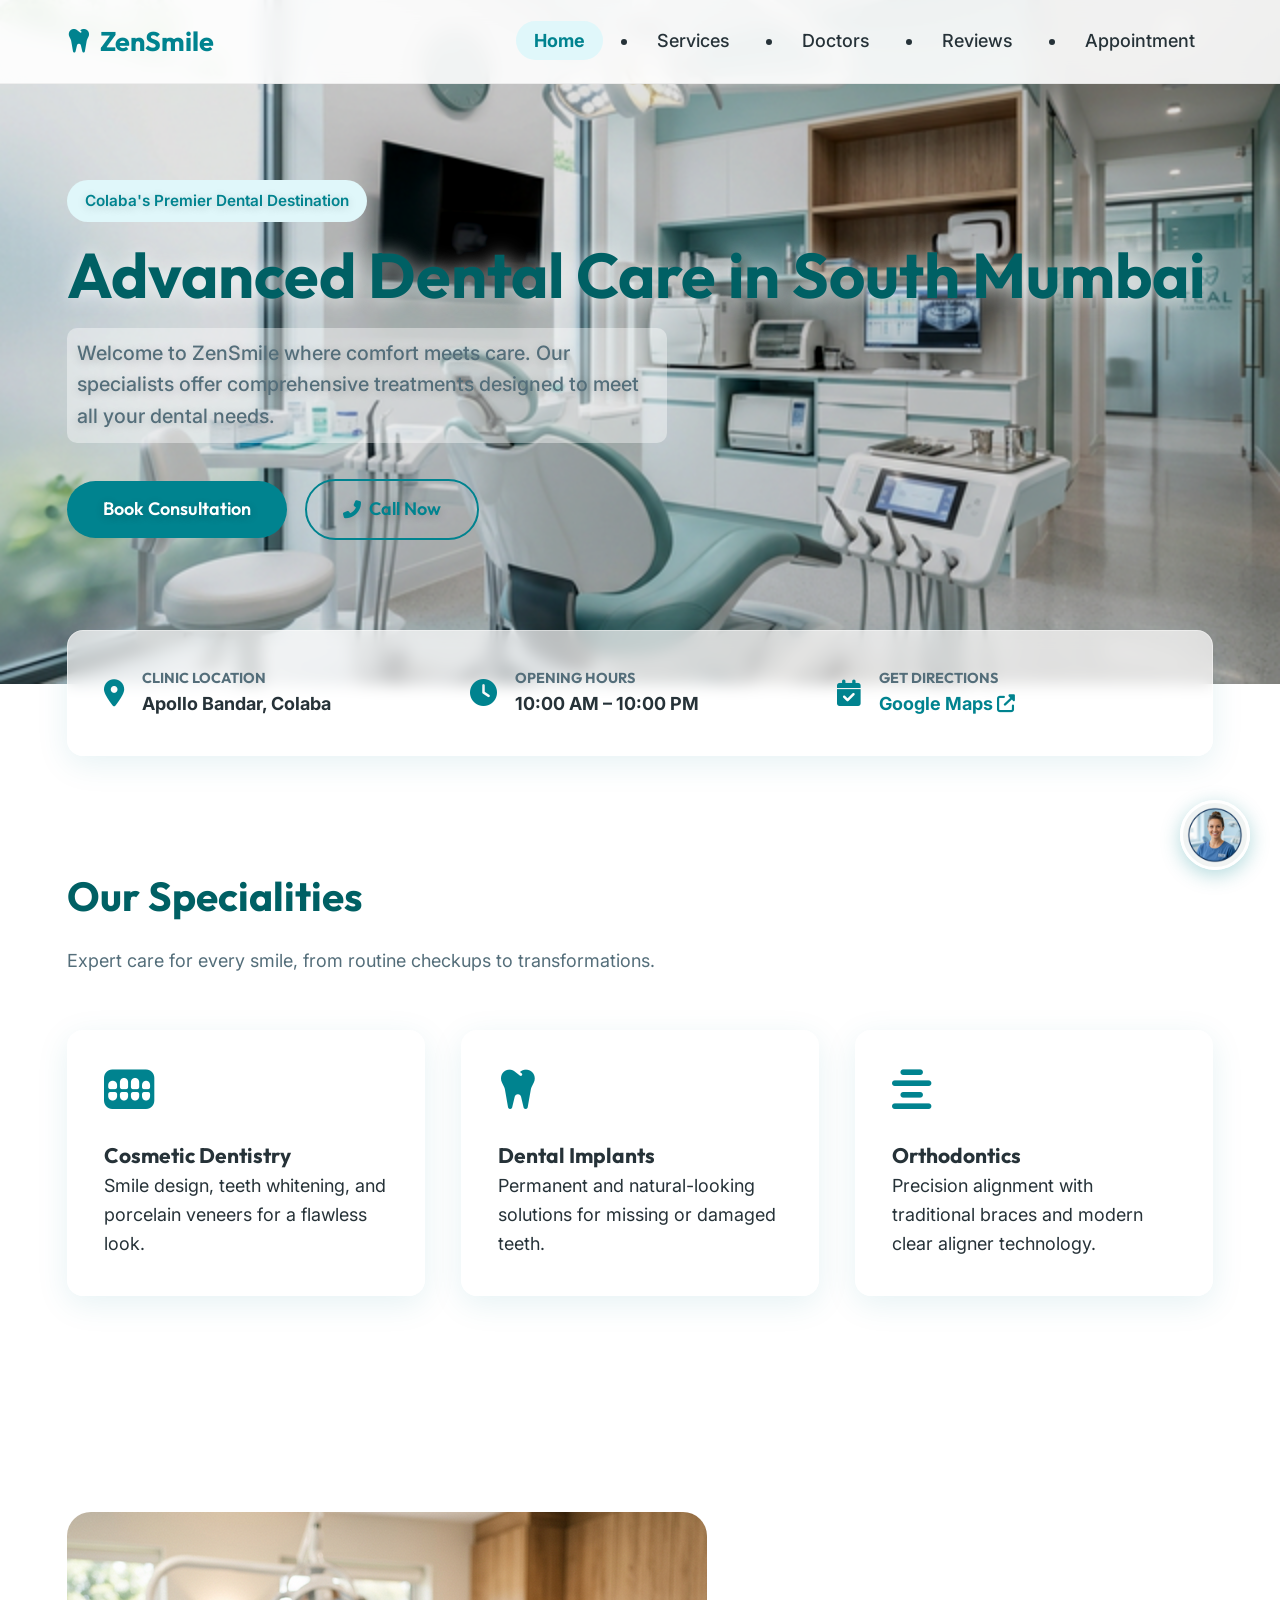
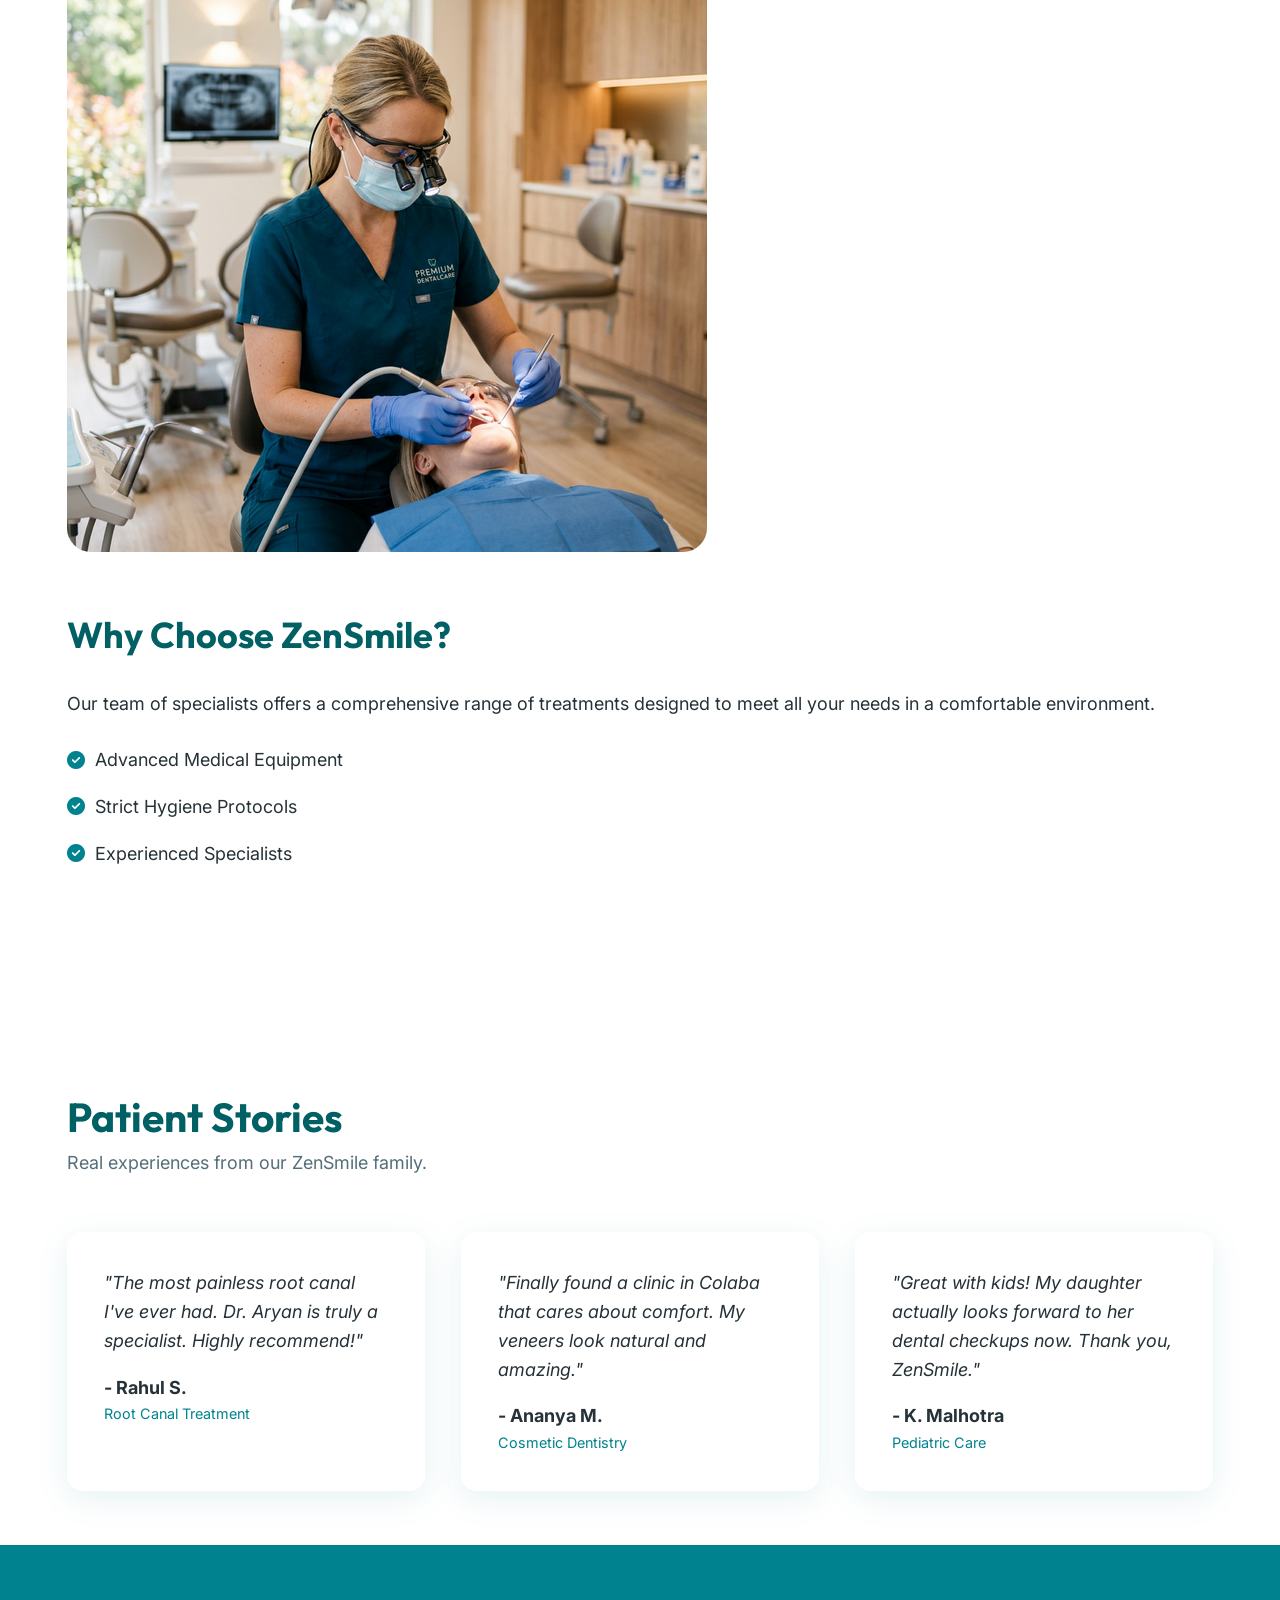
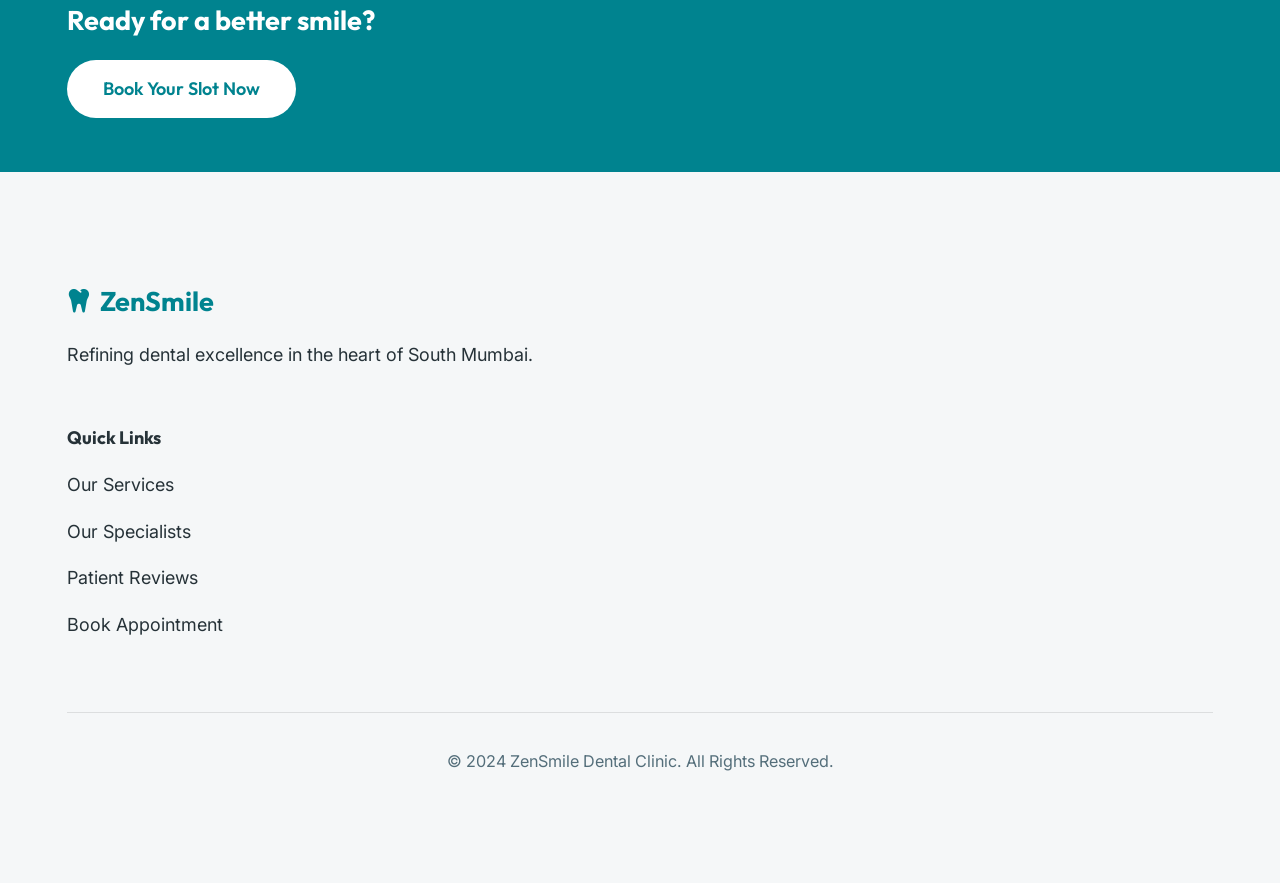
<file: index.html>
<!DOCTYPE html>
<html lang="en">
<head>
    <meta charset="UTF-8">
    <meta name="viewport" content="width=device-width, initial-scale=1.0">
    <title>ZenSmile Dental Clinic | Advanced Dental Care Mumbai</title>
    <meta name="description" content="Premium mobile-first dental clinic website in Colaba, South Mumbai. Specialist care in a comforting environment.">
    <link rel="stylesheet" href="styles.css">
    <link rel="stylesheet" href="https://cdnjs.cloudflare.com/ajax/libs/font-awesome/6.4.0/css/all.min.css">
</head>
<body class="loading">

    <div id="preloader">
        <div class="loader-content">
            <div class="loader-text">ZenSmile</div>
            <div class="loader-bar"></div>
        </div>
    </div>

    <nav class="navbar">
        <div class="container nav-flex">
            <a href="index.html" class="logo">
                <i class="fas fa-tooth"></i>
                <span class="font-heading">ZenSmile</span>
            </a>
            <ul class="nav-links">
                <li><a href="index.html">Home</a></li>
                <li><a href="services.html">Services</a></li>
                <li><a href="about.html#specialists">Doctors</a></li>
                <li><a href="#testimonials">Reviews</a></li>
                <li><a href="contact.html">Appointment</a></li>
            </ul>
        </div>
    </nav>

    <main>
        <section class="hero">
            <img src="zensmile_hero_clinic_1773650674306.png" alt="" class="hero-img-bg">
            <div class="container hero-content reveal">
                <span class="badge" style="display:inline-block; padding: 0.5rem 1rem; background: var(--primary-light); color: var(--primary); border-radius: 50px; margin-bottom: 1rem; font-weight: 600; font-size: 0.85rem;">Colaba's Premier Dental Destination</span>
                <h1>Advanced Dental Care in South Mumbai</h1>
                <p>Welcome to ZenSmile where comfort meets care. Our specialists offer comprehensive treatments designed to meet all your dental needs.</p>
                <div class="hero-actions">
                    <a href="contact.html" class="btn btn-primary">Book Consultation</a>
                    <a href="tel:+910000000000" class="btn btn-outline"><i class="fas fa-phone-alt" style="margin-right: 8px;"></i> Call Now</a>
                </div>
            </div>
        </section>

        <section class="info-strip">
            <div class="container">
                <div class="glass-card strip-inner reveal">
                    <div class="info-item" style="display: flex; align-items: center; gap: 1rem;">
                        <i class="fas fa-map-marker-alt" style="font-size: 1.5rem; color: var(--primary);"></i>
                        <div>
                            <h4 style="font-size: 0.8rem; text-transform: uppercase; color: var(--text-muted);">Clinic Location</h4>
                            <p style="font-weight: 700;">Apollo Bandar, Colaba</p>
                        </div>
                    </div>
                    <div class="info-item" style="display: flex; align-items: center; gap: 1rem;">
                        <i class="fas fa-clock" style="font-size: 1.5rem; color: var(--primary);"></i>
                        <div>
                            <h4 style="font-size: 0.8rem; text-transform: uppercase; color: var(--text-muted);">Opening Hours</h4>
                            <p style="font-weight: 700;">10:00 AM – 10:00 PM</p>
                        </div>
                    </div>
                    <div class="info-item" style="display: flex; align-items: center; gap: 1rem;">
                        <i class="fas fa-calendar-check" style="font-size: 1.5rem; color: var(--primary);"></i>
                        <div>
                            <h4 style="font-size: 0.8rem; text-transform: uppercase; color: var(--text-muted);">Get Directions</h4>
                            <p><a href="https://maps.app.goo.gl/ycZhYj2VuiGeoVY66" style="color: var(--primary); font-weight: 700;">Google Maps <i class="fas fa-external-link-alt"></i></a></p>
                        </div>
                    </div>
                </div>
            </div>
        </section>

        <section class="section-padding" id="specialities">
            <div class="container">
                <div class="text-center reveal">
                    <h2 style="font-size: 2.25rem; color: var(--primary-dark); margin-bottom: 1rem;">Our Specialities</h2>
                    <p style="color: var(--text-muted);">Expert care for every smile, from routine checkups to transformations.</p>
                </div>
                <div class="card-grid">
                    <div class="glass-card reveal">
                        <i class="fas fa-teeth card-icon" style="font-size: 2.5rem; color: var(--primary); margin-bottom: 1.5rem; display: block;"></i>
                        <h3>Cosmetic Dentistry</h3>
                        <p>Smile design, teeth whitening, and porcelain veneers for a flawless look.</p>
                    </div>
                    <div class="glass-card reveal">
                        <i class="fas fa-tooth card-icon" style="font-size: 2.5rem; color: var(--primary); margin-bottom: 1.5rem; display: block;"></i>
                        <h3>Dental Implants</h3>
                        <p>Permanent and natural-looking solutions for missing or damaged teeth.</p>
                    </div>
                    <div class="glass-card reveal">
                        <i class="fas fa-align-center card-icon" style="font-size: 2.5rem; color: var(--primary); margin-bottom: 1.5rem; display: block;"></i>
                        <h3>Orthodontics</h3>
                        <p>Precision alignment with traditional braces and modern clear aligner technology.</p>
                    </div>
                </div>
            </div>
        </section>

        <section class="section-padding bg-soft">
            <div class="container grid-2" style="display: grid; grid-template-columns: 1fr; gap: 3rem; align-items: center;">
                <div class="reveal">
                    <img src="zensmile_dentist_work_1773650717336.png" alt="Dentist working" class="rounded-lg shadow-soft" style="border-radius: var(--radius-lg);">
                </div>
                <div class="reveal">
                    <h2 style="font-size: 2rem; color: var(--primary-dark); margin-bottom: 1.5rem;">Why Choose ZenSmile?</h2>
                    <p style="margin-bottom: 1.5rem;">Our team of specialists offers a comprehensive range of treatments designed to meet all your needs in a comfortable environment.</p>
                    <ul style="list-style: none; display: grid; gap: 1rem;">
                        <li style="display: flex; gap: 10px; align-items: center;"><i class="fas fa-check-circle" style="color: var(--primary);"></i> Advanced Medical Equipment</li>
                        <li style="display: flex; gap: 10px; align-items: center;"><i class="fas fa-check-circle" style="color: var(--primary);"></i> Strict Hygiene Protocols</li>
                        <li style="display: flex; gap: 10px; align-items: center;"><i class="fas fa-check-circle" style="color: var(--primary);"></i> Experienced Specialists</li>
                    </ul>
                </div>
            </div>
        </section>
        <section class="section-padding" id="testimonials">
            <div class="container">
                <div class="text-center reveal" style="margin-bottom: 3rem;">
                    <h2 style="font-size: 2.25rem; color: var(--primary-dark);">Patient Stories</h2>
                    <p style="color: var(--text-muted);">Real experiences from our ZenSmile family.</p>
                </div>
                <div class="card-grid">
                    <div class="glass-card reveal">
                        <p style="font-style: italic; margin-bottom: 1rem;">"The most painless root canal I've ever had. Dr. Aryan is truly a specialist. Highly recommend!"</p>
                        <div style="font-weight: 700;">- Rahul S.</div>
                        <div style="font-size: 0.8rem; color: var(--primary);">Root Canal Treatment</div>
                    </div>
                    <div class="glass-card reveal">
                        <p style="font-style: italic; margin-bottom: 1rem;">"Finally found a clinic in Colaba that cares about comfort. My veneers look natural and amazing."</p>
                        <div style="font-weight: 700;">- Ananya M.</div>
                        <div style="font-size: 0.8rem; color: var(--primary);">Cosmetic Dentistry</div>
                    </div>
                    <div class="glass-card reveal">
                        <p style="font-style: italic; margin-bottom: 1rem;">"Great with kids! My daughter actually looks forward to her dental checkups now. Thank you, ZenSmile."</p>
                        <div style="font-weight: 700;">- K. Malhotra</div>
                        <div style="font-size: 0.8rem; color: var(--primary);">Pediatric Care</div>
                    </div>
                </div>
            </div>
        </section>

        <section class="info-strip bg-primary" style="background: var(--primary); color: white; padding: 3rem 0;">
            <div class="container text-center reveal">
                <h2 style="color: white; margin-bottom: 1rem;">Ready for a better smile?</h2>
                <a href="contact.html" class="btn" style="background: white; color: var(--primary); border-radius: 50px;">Book Your Slot Now</a>
            </div>
        </section>
    </main>

    <footer class="section-padding" style="background: var(--bg-soft);">
        <div class="container">
            <div class="footer-grid" style="display: grid; grid-template-columns: 1fr; gap: 3rem;">
                <div>
                    <a href="#" class="logo" style="margin-bottom: 1rem; display: flex;">
                        <i class="fas fa-tooth"></i>
                        <span class="font-heading">ZenSmile</span>
                    </a>
                    <p>Refining dental excellence in the heart of South Mumbai.</p>
                </div>
                <div style="display: grid; gap: 1rem;">
                    <h4>Quick Links</h4>
                    <a href="services.html">Our Services</a>
                    <a href="about.html">Our Specialists</a>
                    <a href="#testimonials">Patient Reviews</a>
                    <a href="contact.html">Book Appointment</a>
                </div>
            </div>
            <div style="margin-top: 4rem; padding-top: 2rem; border-top: 1px solid rgba(0,0,0,0.1); text-align: center; font-size: 0.9rem; color: var(--text-muted);">
                &copy; 2024 ZenSmile Dental Clinic. All Rights Reserved.
            </div>
        </div>
    </footer>

    <div class="zen-cursor-container">
        <!-- Chat Window -->
        <div class="chat-window" id="chat-window">
            <div class="chat-header">
                <img src="zensmile_nurse_icon.png" alt="Nurse Sarah">
                <div>
                    <div style="font-weight: 700; font-size: 0.9rem;">Nurse Sarah</div>
                    <div style="font-size: 0.7rem; opacity: 0.8;">Online | ZenSmile Assistant</div>
                </div>
                <i class="fas fa-times" id="close-chat" style="margin-left: auto; cursor: pointer;"></i>
            </div>
            <div class="chat-history" id="chat-history">
                <div class="msg msg-bot">Hi! I'm Nurse Sarah. How can I help you today?</div>
            </div>
            <div class="chat-input-area">
                <input type="text" id="chat-input" placeholder="Type your message...">
                <button class="chat-send-btn" id="chat-send">
                    <i class="fas fa-paper-plane"></i>
                </button>
            </div>
        </div>

        <!-- Chat Toggle -->
        <div class="zen-cursor" id="zen-cursor"></div>
    </div>

    <script src="main.js"></script>
</body>
</html>
</file>
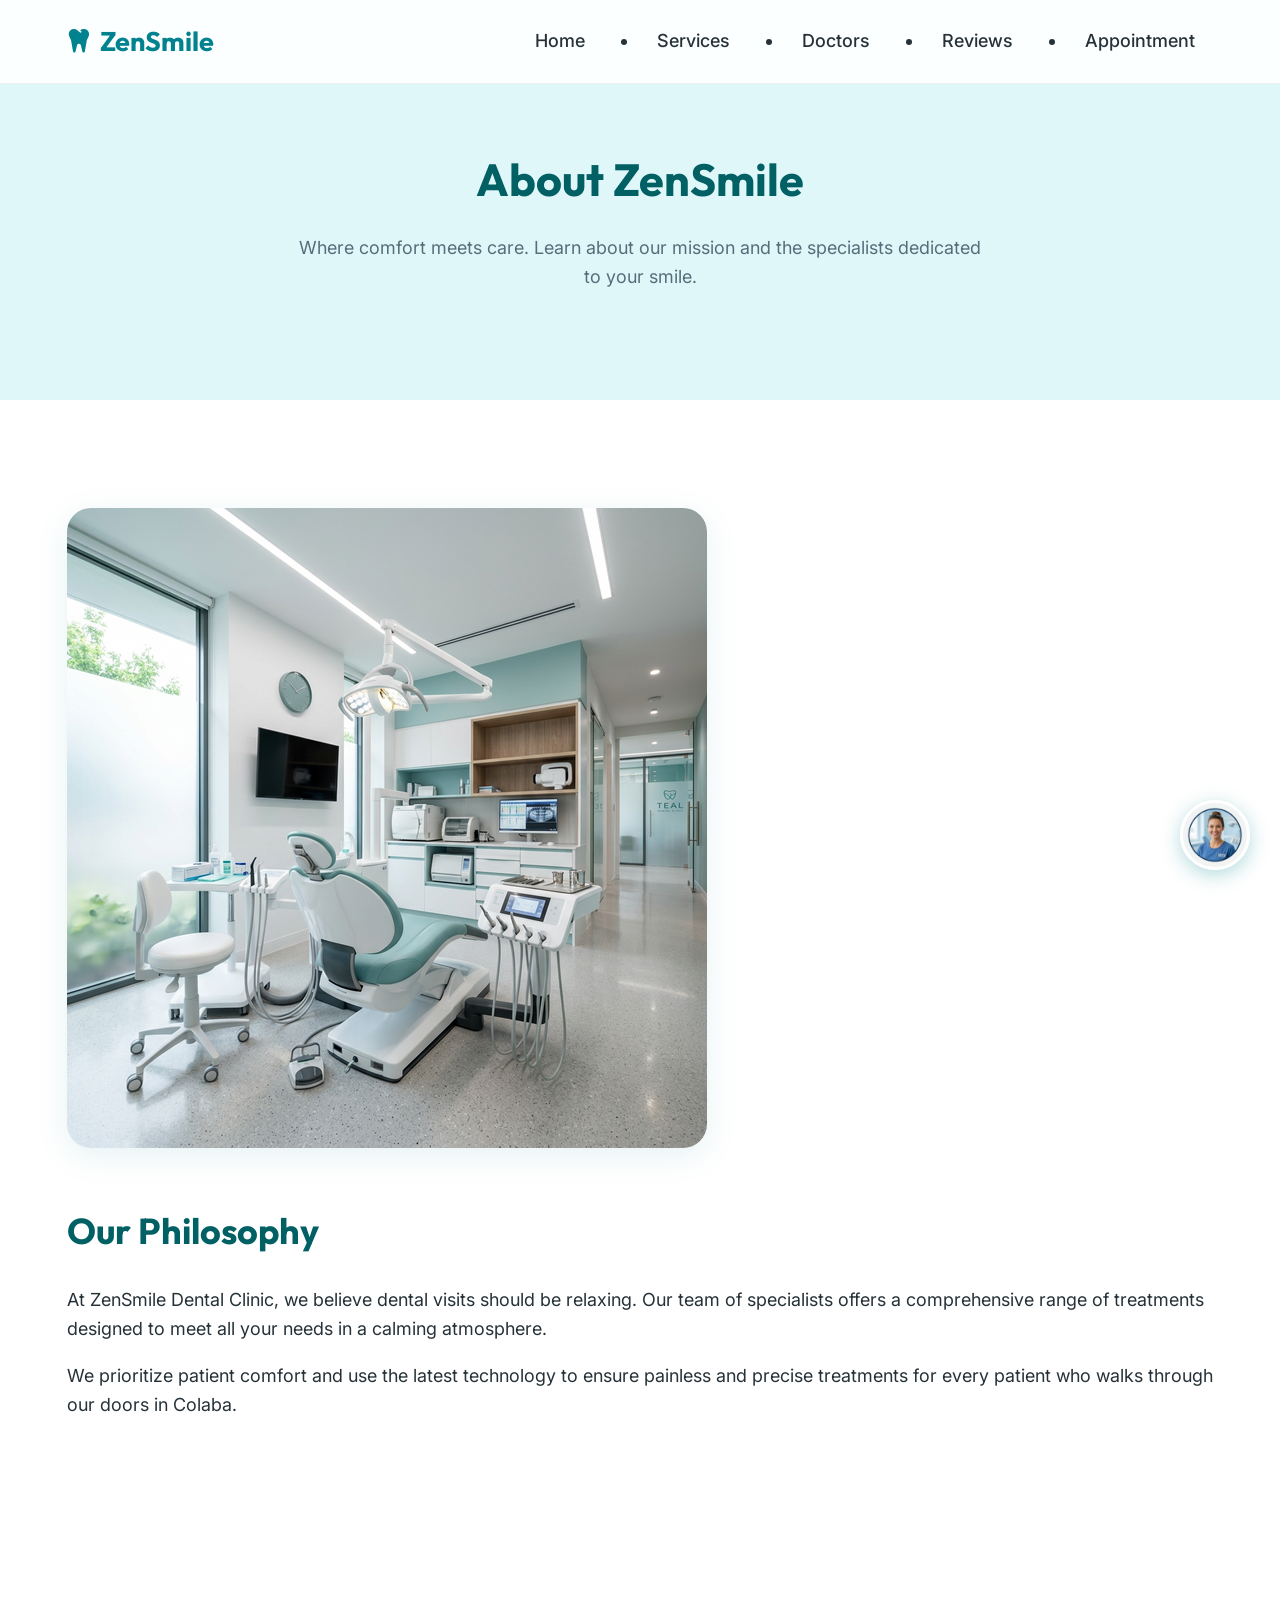
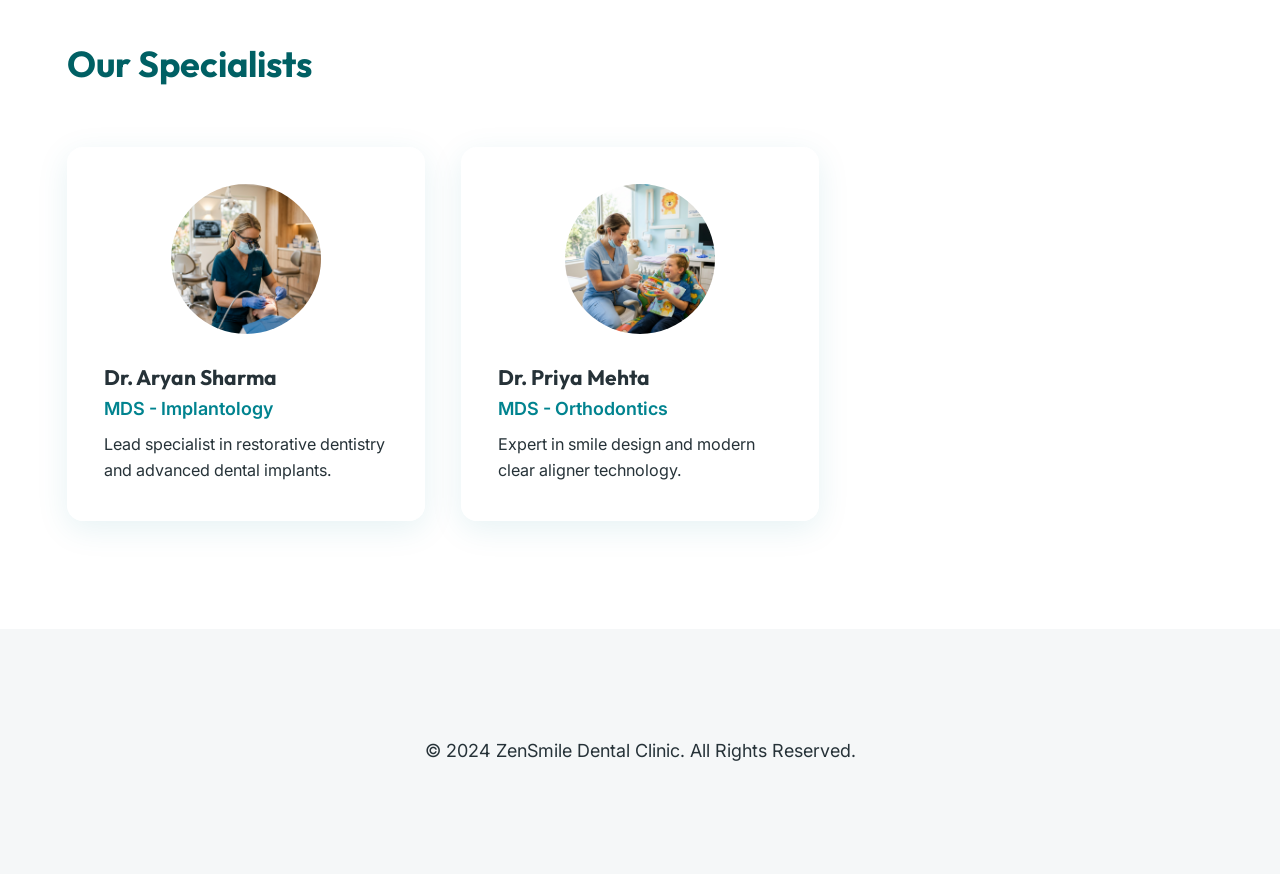
<file: about.html>
<!DOCTYPE html>
<html lang="en">
<head>
    <meta charset="UTF-8">
    <meta name="viewport" content="width=device-width, initial-scale=1.0">
    <title>About ZenSmile | Our Team & Technology</title>
    <link rel="stylesheet" href="styles.css">
    <link rel="stylesheet" href="https://cdnjs.cloudflare.com/ajax/libs/font-awesome/6.4.0/css/all.min.css">
</head>
<body class="loading">
    <div id="preloader">
        <div class="loader-content">
            <div class="loader-text">ZenSmile</div>
            <div class="loader-bar"></div>
        </div>
    </div>
    <nav class="navbar">
        <div class="container nav-flex">
            <a href="index.html" class="logo">
                <i class="fas fa-tooth"></i>
                <span class="font-heading">ZenSmile</span>
            </a>
            <ul class="nav-links">
                <li><a href="index.html">Home</a></li>
                <li><a href="services.html">Services</a></li>
                <li><a href="about.html#specialists">Doctors</a></li>
                <li><a href="index.html#testimonials">Reviews</a></li>
                <li><a href="contact.html">Appointment</a></li>
            </ul>
        </div>
    </nav>

    <main>
        <header class="section-padding" style="background: var(--primary-light); text-align: center; padding-top: 8rem;">
            <div class="container reveal">
                <h1 style="font-size: 2.5rem; color: var(--primary-dark);">About ZenSmile</h1>
                <p style="max-width: 700px; margin: 1rem auto 0; color: var(--text-muted);">Where comfort meets care. Learn about our mission and the specialists dedicated to your smile.</p>
            </div>
        </header>

        <section class="section-padding">
            <div class="container">
                <div class="grid-2 reveal" style="display: grid; grid-template-columns: 1fr; gap: 3rem; align-items: center;">
                    <img src="zensmile_hero_clinic_1773650674306.png" alt="ZenSmile Clinic" class="rounded-lg" style="border-radius: var(--radius-lg); box-shadow: var(--shadow-soft);">
                    <div>
                        <h2 style="font-size: 2rem; color: var(--primary-dark); margin-bottom: 1.5rem;">Our Philosophy</h2>
                        <p style="margin-bottom: 1rem;">At ZenSmile Dental Clinic, we believe dental visits should be relaxing. Our team of specialists offers a comprehensive range of treatments designed to meet all your needs in a calming atmosphere.</p>
                        <p>We prioritize patient comfort and use the latest technology to ensure painless and precise treatments for every patient who walks through our doors in Colaba.</p>
                    </div>
                </div>
            </div>
        </section>

        <section class="section-padding bg-soft">
            <div class="container">
                <div class="text-center reveal" style="margin-bottom: 3rem;">
                    <h2 style="font-size: 2rem; color: var(--primary-dark);">Our Specialists</h2>
                </div>
                <div class="card-grid">
                    <div class="glass-card reveal text-center">
                        <img src="zensmile_dentist_work_1773650717336.png" alt="Dr. Aryan Sharma" style="width: 150px; height: 150px; border-radius: 50%; object-fit: cover; margin: 0 auto 1.5rem; border: 4px solid var(--white);">
                        <h3>Dr. Aryan Sharma</h3>
                        <p style="color: var(--primary); font-weight: 600; margin-bottom: 0.5rem;">MDS - Implantology</p>
                        <p style="font-size: 0.9rem;">Lead specialist in restorative dentistry and advanced dental implants.</p>
                    </div>
                    <div class="glass-card reveal text-center">
                        <img src="zensmile_pediatric_dentistry_1773651093815.png" alt="Dr. Priya Mehta" style="width: 150px; height: 150px; border-radius: 50%; object-fit: cover; margin: 0 auto 1.5rem; border: 4px solid var(--white);">
                        <h3>Dr. Priya Mehta</h3>
                        <p style="color: var(--primary); font-weight: 600; margin-bottom: 0.5rem;">MDS - Orthodontics</p>
                        <p style="font-size: 0.9rem;">Expert in smile design and modern clear aligner technology.</p>
                    </div>
                </div>
            </div>
        </section>
    </main>

    <footer class="section-padding" style="background: var(--bg-soft);">
        <div class="container">
            <div style="text-align: center;">
                <p>&copy; 2024 ZenSmile Dental Clinic. All Rights Reserved.</p>
            </div>
        </div>
    </footer>
    <div class="zen-cursor-container">
        <!-- Chat Window -->
        <div class="chat-window" id="chat-window">
            <div class="chat-header">
                <img src="zensmile_nurse_icon.png" alt="Nurse Sarah">
                <div>
                    <div style="font-weight: 700; font-size: 0.9rem;">Nurse Sarah</div>
                    <div style="font-size: 0.7rem; opacity: 0.8;">Online | ZenSmile Assistant</div>
                </div>
                <i class="fas fa-times" id="close-chat" style="margin-left: auto; cursor: pointer;"></i>
            </div>
            <div class="chat-history" id="chat-history">
                <div class="msg msg-bot">Hi! I'm Nurse Sarah. How can I help you today?</div>
            </div>
            <div class="chat-input-area">
                <input type="text" id="chat-input" placeholder="Type your message...">
                <button class="chat-send-btn" id="chat-send">
                    <i class="fas fa-paper-plane"></i>
                </button>
            </div>
        </div>

        <!-- Chat Toggle -->
        <div class="zen-cursor" id="zen-cursor"></div>
    </div>
    <script src="main.js"></script>
</body>
</html>
</file>
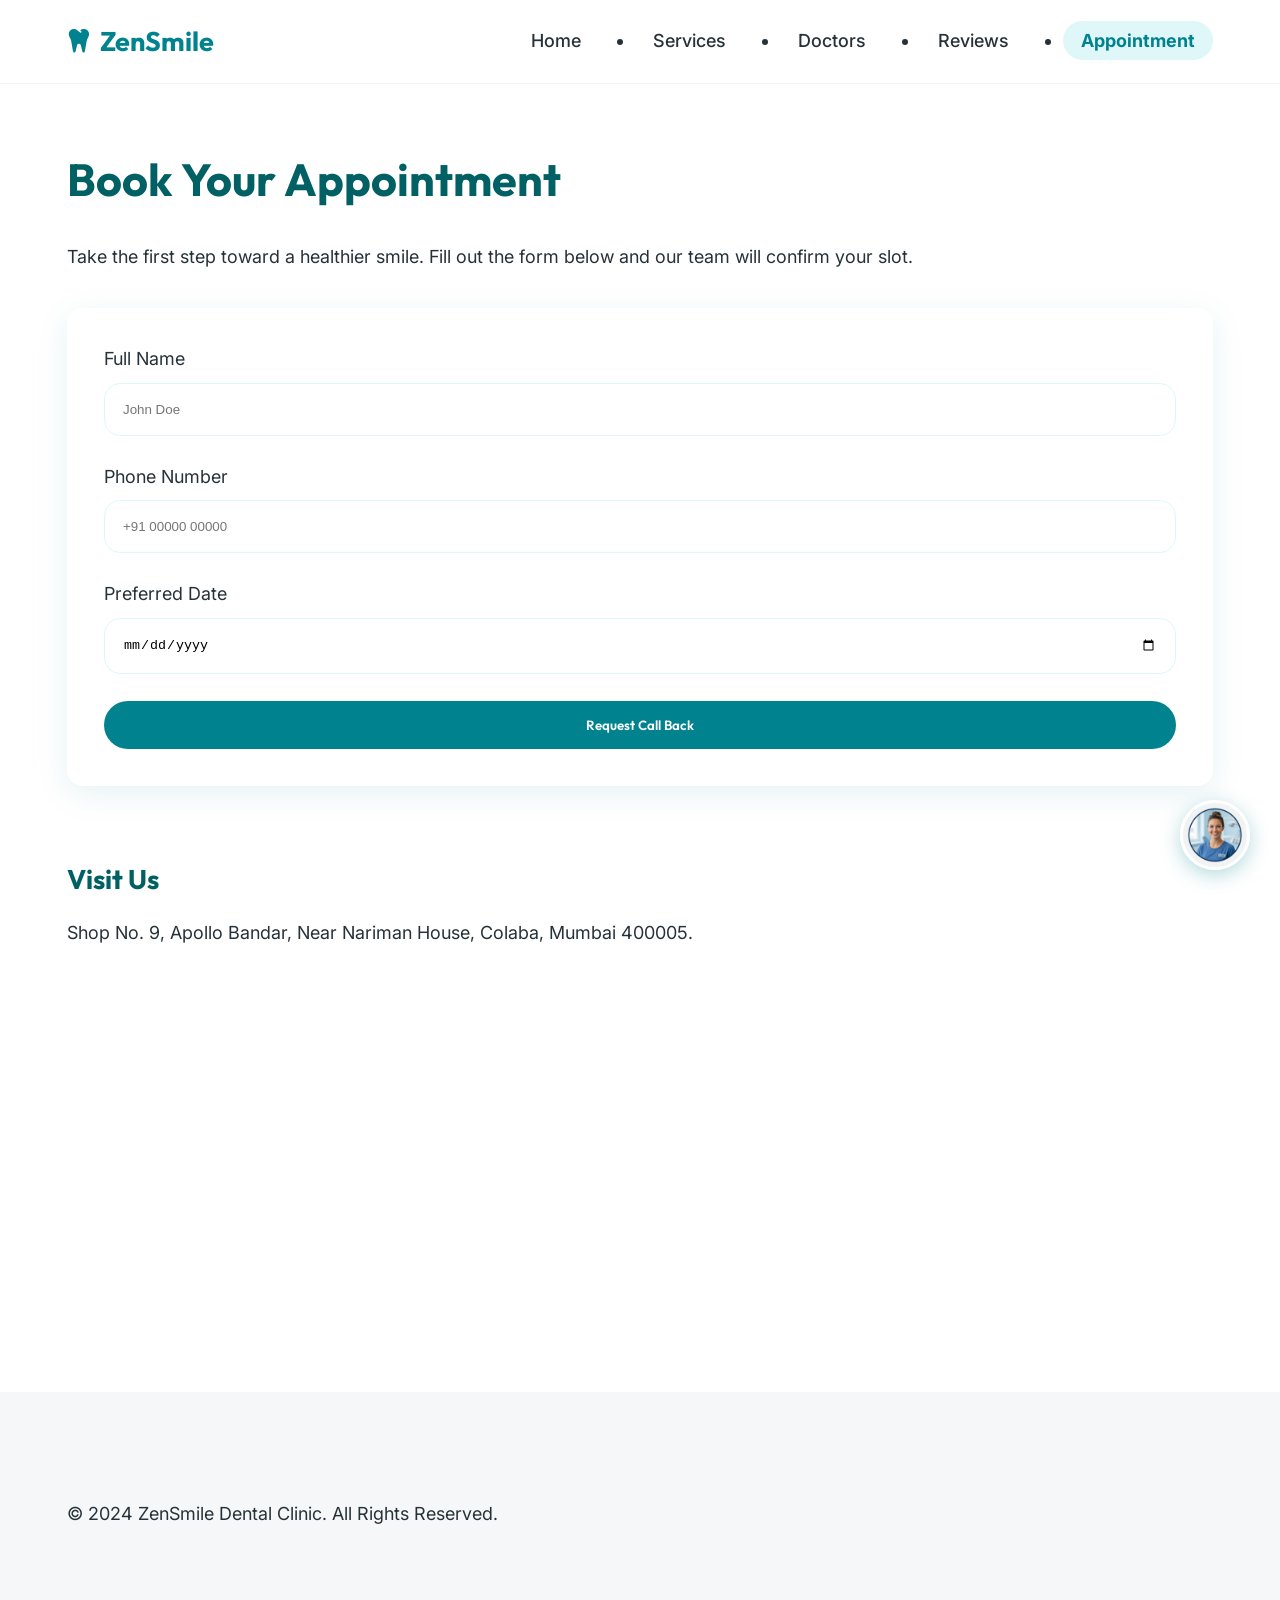
<file: contact.html>
<!DOCTYPE html>
<html lang="en">
<head>
    <meta charset="UTF-8">
    <meta name="viewport" content="width=device-width, initial-scale=1.0">
    <title>Appointment | ZenSmile Dental Clinic</title>
    <link rel="stylesheet" href="styles.css">
    <link rel="stylesheet" href="https://cdnjs.cloudflare.com/ajax/libs/font-awesome/6.4.0/css/all.min.css">
</head>
<body class="loading">
    <div id="preloader">
        <div class="loader-content">
            <div class="loader-text">ZenSmile</div>
            <div class="loader-bar"></div>
        </div>
    </div>
    <nav class="navbar">
        <div class="container nav-flex">
            <a href="index.html" class="logo">
                <i class="fas fa-tooth"></i>
                <span class="font-heading">ZenSmile</span>
            </a>
            <ul class="nav-links">
                <li><a href="index.html">Home</a></li>
                <li><a href="services.html">Services</a></li>
                <li><a href="about.html#specialists">Doctors</a></li>
                <li><a href="index.html#testimonials">Reviews</a></li>
                <li><a href="contact.html">Appointment</a></li>
            </ul>
        </div>
    </nav>

    <main class="section-padding" style="padding-top: 8rem;">
        <div class="container">
            <div class="grid-2 reveal" style="display: grid; grid-template-columns: 1fr; gap: 4rem;">
                <div>
                    <h1 style="font-size: 2.5rem; color: var(--primary-dark); margin-bottom: 1.5rem;">Book Your Appointment</h1>
                    <p style="margin-bottom: 2rem;">Take the first step toward a healthier smile. Fill out the form below and our team will confirm your slot.</p>
                    
                    <form class="glass-card" style="display: grid; gap: 1.5rem;">
                        <div style="display: grid; gap: 0.5rem;">
                            <label>Full Name</label>
                            <input type="text" placeholder="John Doe" style="padding: 1rem; border-radius: var(--radius-md); border: 1px solid var(--primary-light); background: rgba(255,255,255,0.5);">
                        </div>
                        <div style="display: grid; gap: 0.5rem;">
                            <label>Phone Number</label>
                            <input type="tel" placeholder="+91 00000 00000" style="padding: 1rem; border-radius: var(--radius-md); border: 1px solid var(--primary-light); background: rgba(255,255,255,0.5);">
                        </div>
                        <div style="display: grid; gap: 0.5rem;">
                            <label>Preferred Date</label>
                            <input type="date" style="padding: 1rem; border-radius: var(--radius-md); border: 1px solid var(--primary-light); background: rgba(255,255,255,0.5);">
                        </div>
                        <button type="button" class="btn btn-primary">Request Call Back</button>
                    </form>
                </div>

                <div class="reveal">
                    <h2 style="font-size: 1.5rem; color: var(--primary-dark); margin-bottom: 1rem;">Visit Us</h2>
                    <p style="margin-bottom: 2rem;">Shop No. 9, Apollo Bandar, Near Nariman House, Colaba, Mumbai 400005.</p>
                    <div class="rounded-lg overflow-hidden shadow-soft" style="height: 300px; border-radius: var(--radius-lg); overflow: hidden;">
                        <iframe src="https://www.google.com/maps/embed?pb=!1m18!1m12!1m3!1d3774.2185244517316!2d72.8290333!3d18.9216000!2m3!1f0!2f0!3f0!3m2!1i1024!2i768!4f13.1!3m3!1m2!1s0x3be7d1c0b396f92d%3A0x6b86f875e5264624!2sNariman%20House!5e0!3m2!1sen!2sin!4v1700000000000!5m2!1sen!2sin" width="100%" height="100%" style="border:0;" allowfullscreen="" loading="lazy"></iframe>
                    </div>
                </div>
            </div>
        </div>
    </main>

    <footer class="section-padding" style="background: var(--bg-soft);">
        <div class="container text-center">
            <p>&copy; 2024 ZenSmile Dental Clinic. All Rights Reserved.</p>
        </div>
    </footer>
    <div class="zen-cursor-container">
        <!-- Chat Window -->
        <div class="chat-window" id="chat-window">
            <div class="chat-header">
                <img src="zensmile_nurse_icon.png" alt="Nurse Sarah">
                <div>
                    <div style="font-weight: 700; font-size: 0.9rem;">Nurse Sarah</div>
                    <div style="font-size: 0.7rem; opacity: 0.8;">Online | ZenSmile Assistant</div>
                </div>
                <i class="fas fa-times" id="close-chat" style="margin-left: auto; cursor: pointer;"></i>
            </div>
            <div class="chat-history" id="chat-history">
                <div class="msg msg-bot">Hi! I'm Nurse Sarah. How can I help you today?</div>
            </div>
            <div class="chat-input-area">
                <input type="text" id="chat-input" placeholder="Type your message...">
                <button class="chat-send-btn" id="chat-send">
                    <i class="fas fa-paper-plane"></i>
                </button>
            </div>
        </div>

        <!-- Chat Toggle -->
        <div class="zen-cursor" id="zen-cursor"></div>
    </div>
    <script src="main.js"></script>
</body>
</html>
</file>
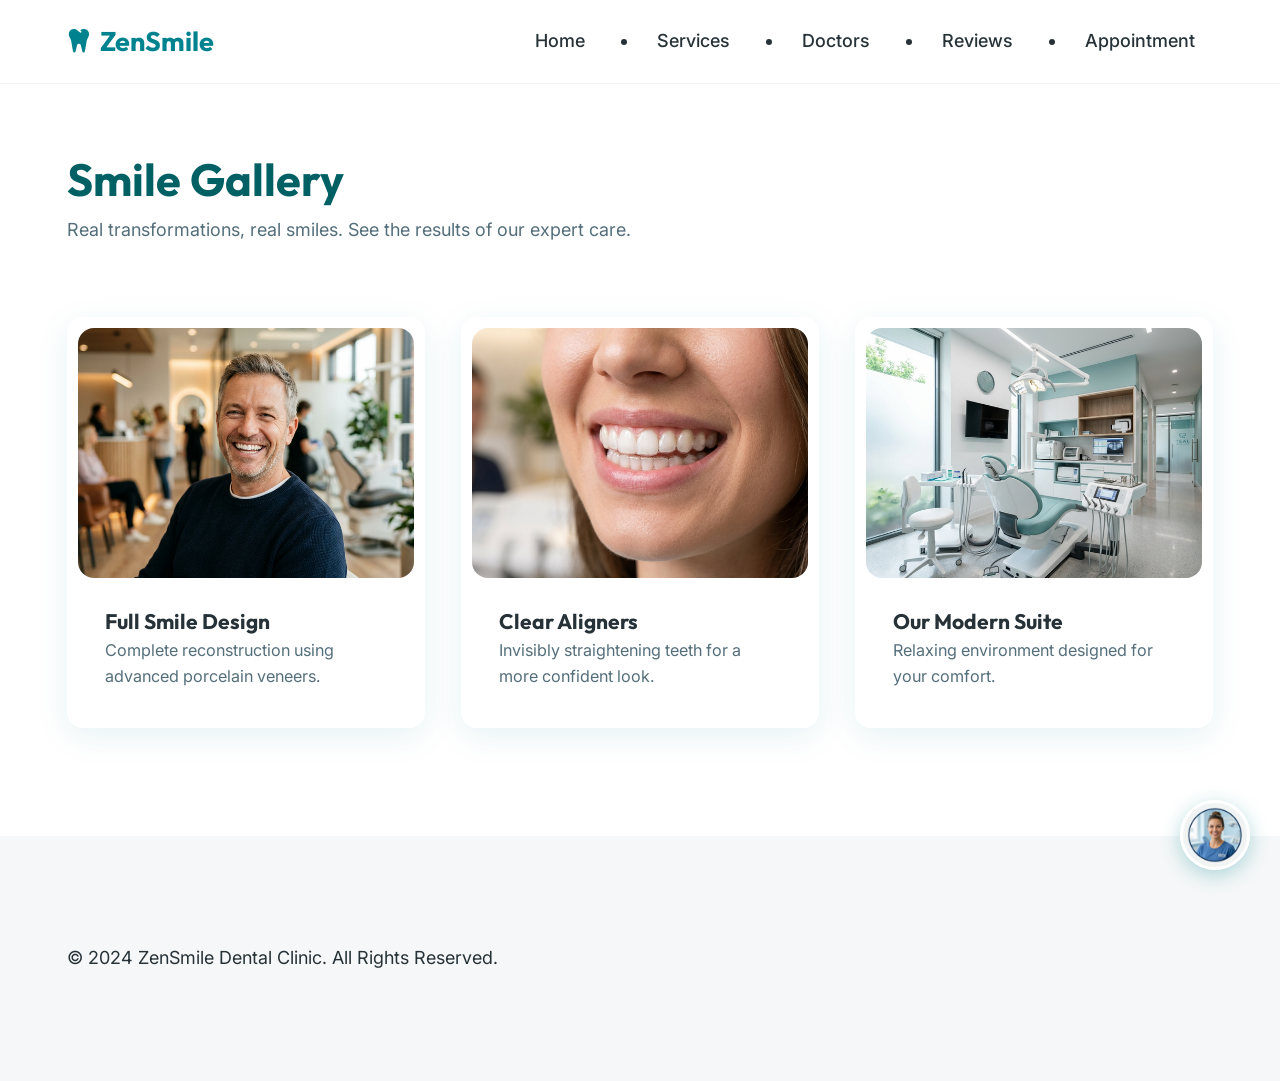
<file: gallery.html>
<!DOCTYPE html>
<html lang="en">
<head>
    <meta charset="UTF-8">
    <meta name="viewport" content="width=device-width, initial-scale=1.0">
    <title>Gallery | ZenSmile Dental Clinic</title>
    <link rel="stylesheet" href="styles.css">
    <link rel="stylesheet" href="https://cdnjs.cloudflare.com/ajax/libs/font-awesome/6.4.0/css/all.min.css">
</head>
<body class="loading">
    <div id="preloader">
        <div class="loader-content">
            <div class="loader-text">ZenSmile</div>
            <div class="loader-bar"></div>
        </div>
    </div>
    <nav class="navbar">
        <div class="container nav-flex">
            <a href="index.html" class="logo">
                <i class="fas fa-tooth"></i>
                <span class="font-heading">ZenSmile</span>
            </a>
            <ul class="nav-links">
                <li><a href="index.html">Home</a></li>
                <li><a href="services.html">Services</a></li>
                <li><a href="about.html#specialists">Doctors</a></li>
                <li><a href="index.html#testimonials">Reviews</a></li>
                <li><a href="contact.html">Appointment</a></li>
            </ul>
        </div>
    </nav>

    <main class="section-padding" style="padding-top: 8rem;">
        <div class="container">
            <header class="text-center reveal" style="margin-bottom: 4rem;">
                <h1 style="font-size: 2.5rem; color: var(--primary-dark);">Smile Gallery</h1>
                <p style="color: var(--text-muted);">Real transformations, real smiles. See the results of our expert care.</p>
            </header>

            <div class="card-grid">
                <div class="glass-card reveal" style="padding: 10px;">
                    <img src="zensmile_smiling_man_1773650698401.png" alt="Smile 1" style="width: 100%; height: 250px; object-fit: cover; border-radius: var(--radius-md);">
                    <div style="padding: 1.5rem;">
                        <h3>Full Smile Design</h3>
                        <p style="font-size: 0.9rem; color: var(--text-muted);">Complete reconstruction using advanced porcelain veneers.</p>
                    </div>
                </div>
                <div class="glass-card reveal" style="padding: 10px;">
                    <img src="zensmile_braces_aligners_1773651110495.png" alt="Smile 2" style="width: 100%; height: 250px; object-fit: cover; border-radius: var(--radius-md);">
                    <div style="padding: 1.5rem;">
                        <h3>Clear Aligners</h3>
                        <p style="font-size: 0.9rem; color: var(--text-muted);">Invisibly straightening teeth for a more confident look.</p>
                    </div>
                </div>
                <div class="glass-card reveal" style="padding: 10px;">
                    <img src="zensmile_hero_clinic_1773650674306.png" alt="Clinic" style="width: 100%; height: 250px; object-fit: cover; border-radius: var(--radius-md);">
                    <div style="padding: 1.5rem;">
                        <h3>Our Modern Suite</h3>
                        <p style="font-size: 0.9rem; color: var(--text-muted);">Relaxing environment designed for your comfort.</p>
                    </div>
                </div>
            </div>
        </div>
    </main>

    <footer class="section-padding" style="background: var(--bg-soft);">
        <div class="container text-center">
            <p>&copy; 2024 ZenSmile Dental Clinic. All Rights Reserved.</p>
        </div>
    </footer>
    <div class="zen-cursor-container">
        <!-- Chat Window -->
        <div class="chat-window" id="chat-window">
            <div class="chat-header">
                <img src="zensmile_nurse_icon.png" alt="Nurse Sarah">
                <div>
                    <div style="font-weight: 700; font-size: 0.9rem;">Nurse Sarah</div>
                    <div style="font-size: 0.7rem; opacity: 0.8;">Online | ZenSmile Assistant</div>
                </div>
                <i class="fas fa-times" id="close-chat" style="margin-left: auto; cursor: pointer;"></i>
            </div>
            <div class="chat-history" id="chat-history">
                <div class="msg msg-bot">Hi! I'm Nurse Sarah. How can I help you today?</div>
            </div>
            <div class="chat-input-area">
                <input type="text" id="chat-input" placeholder="Type your message...">
                <button class="chat-send-btn" id="chat-send">
                    <i class="fas fa-paper-plane"></i>
                </button>
            </div>
        </div>

        <!-- Chat Toggle -->
        <div class="zen-cursor" id="zen-cursor"></div>
    </div>
    <script src="main.js"></script>
</body>
</html>
</file>
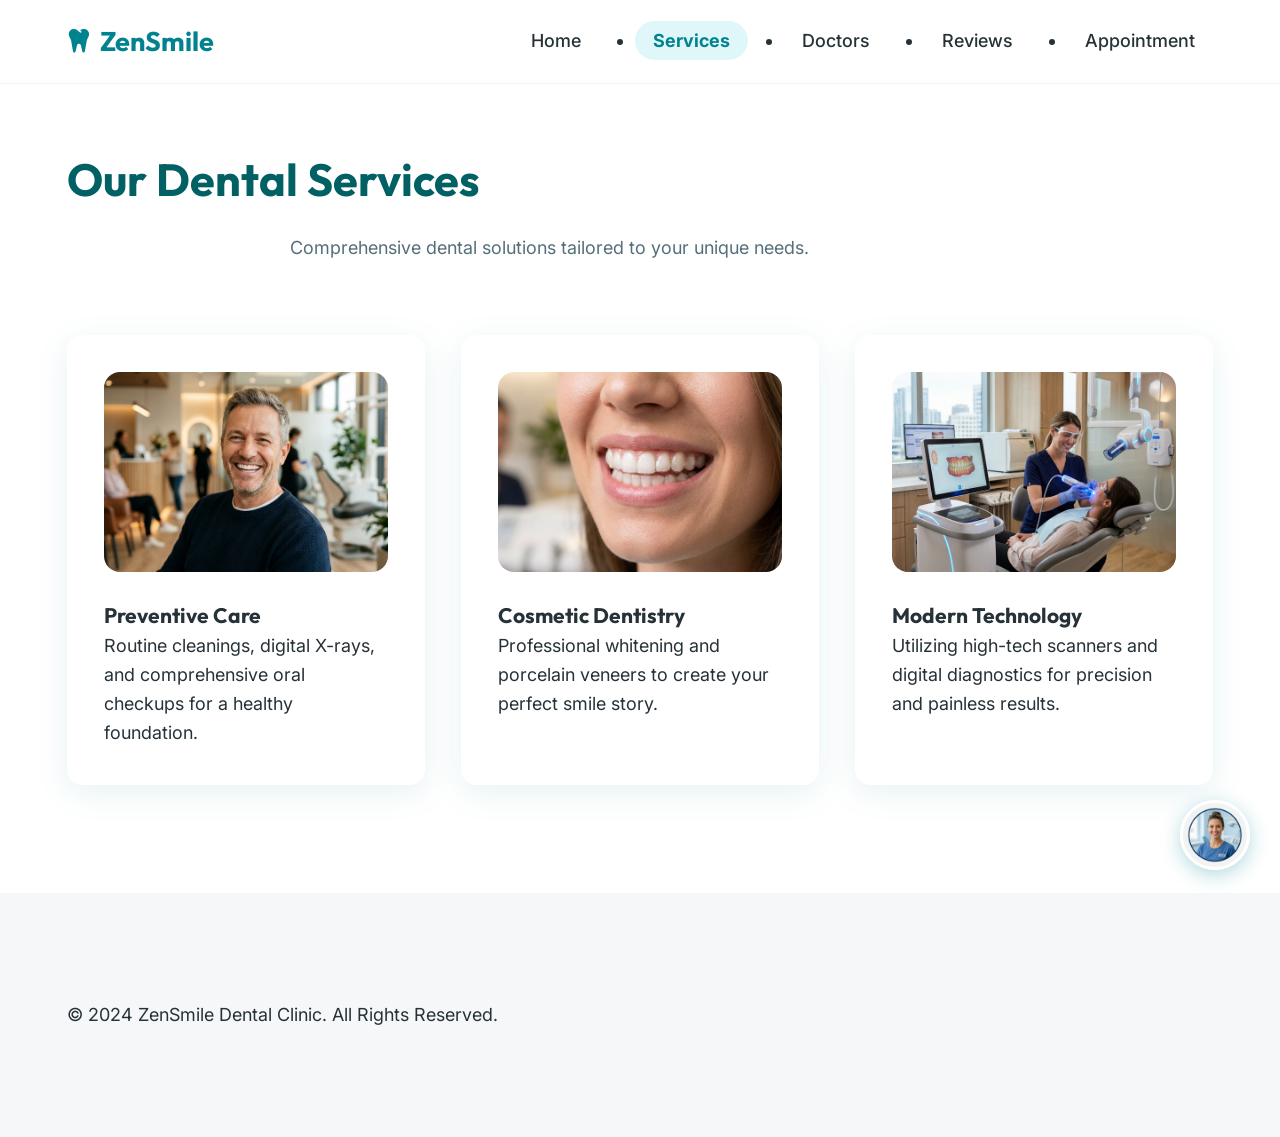
<file: services.html>
<!DOCTYPE html>
<html lang="en">
<head>
    <meta charset="UTF-8">
    <meta name="viewport" content="width=device-width, initial-scale=1.0">
    <title>Services | ZenSmile Dental Clinic</title>
    <link rel="stylesheet" href="styles.css">
    <link rel="stylesheet" href="https://cdnjs.cloudflare.com/ajax/libs/font-awesome/6.4.0/css/all.min.css">
</head>
<body class="loading">
    <div id="preloader">
        <div class="loader-content">
            <div class="loader-text">ZenSmile</div>
            <div class="loader-bar"></div>
        </div>
    </div>
    <nav class="navbar">
        <div class="container nav-flex">
            <a href="index.html" class="logo">
                <i class="fas fa-tooth"></i>
                <span class="font-heading">ZenSmile</span>
            </a>
            <ul class="nav-links">
                <li><a href="index.html">Home</a></li>
                <li><a href="services.html">Services</a></li>
                <li><a href="about.html#specialists">Doctors</a></li>
                <li><a href="index.html#testimonials">Reviews</a></li>
                <li><a href="contact.html">Appointment</a></li>
            </ul>
        </div>
    </nav>

    <main class="section-padding" style="padding-top: 8rem;">
        <div class="container">
            <header class="text-center reveal" style="margin-bottom: 4rem;">
                <h1 style="font-size: 2.5rem; color: var(--primary-dark);">Our Dental Services</h1>
                <p style="color: var(--text-muted); max-width: 700px; margin: 1rem auto 0;">Comprehensive dental solutions tailored to your unique needs.</p>
            </header>

            <div class="card-grid">
                <div class="glass-card reveal">
                    <img src="zensmile_smiling_man_1773650698401.png" alt="Preventive Care" style="width: 100%; height: 200px; object-fit: cover; border-radius: var(--radius-md); margin-bottom: 1.5rem;">
                    <h3>Preventive Care</h3>
                    <p>Routine cleanings, digital X-rays, and comprehensive oral checkups for a healthy foundation.</p>
                </div>
                <div class="glass-card reveal">
                    <img src="zensmile_braces_aligners_1773651110495.png" alt="Cosmetic Dentistry" style="width: 100%; height: 200px; object-fit: cover; border-radius: var(--radius-md); margin-bottom: 1.5rem;">
                    <h3>Cosmetic Dentistry</h3>
                    <p>Professional whitening and porcelain veneers to create your perfect smile story.</p>
                </div>
                <div class="glass-card reveal">
                    <img src="zensmile_modern_tech_1773651126969.png" alt="Advanced Tech" style="width: 100%; height: 200px; object-fit: cover; border-radius: var(--radius-md); margin-bottom: 1.5rem;">
                    <h3>Modern Technology</h3>
                    <p>Utilizing high-tech scanners and digital diagnostics for precision and painless results.</p>
                </div>
            </div>
        </div>
    </main>

    <footer class="section-padding" style="background: var(--bg-soft);">
        <div class="container text-center">
            <p>&copy; 2024 ZenSmile Dental Clinic. All Rights Reserved.</p>
            <div class="zen-cursor-container">
                <!-- Chat Window -->
                <div class="chat-window" id="chat-window">
                    <div class="chat-header">
                        <img src="zensmile_nurse_icon.png" alt="Nurse Sarah">
                        <div>
                            <div style="font-weight: 700; font-size: 0.9rem;">Nurse Sarah</div>
                            <div style="font-size: 0.7rem; opacity: 0.8;">Online | ZenSmile Assistant</div>
                        </div>
                        <i class="fas fa-times" id="close-chat" style="margin-left: auto; cursor: pointer;"></i>
                    </div>
                    <div class="chat-history" id="chat-history">
                        <div class="msg msg-bot">Hi! I'm Nurse Sarah. How can I help you today?</div>
                    </div>
                    <div class="chat-input-area">
                        <input type="text" id="chat-input" placeholder="Type your message...">
                        <button class="chat-send-btn" id="chat-send">
                            <i class="fas fa-paper-plane"></i>
                        </button>
                    </div>
                </div>

                <!-- Chat Toggle -->
                <div class="zen-cursor" id="zen-cursor"></div>
            </div>
        </div>
    </footer>
    <script src="main.js"></script>
</body>
</html>
</file>
<file: styles.css>
@import url('https://fonts.googleapis.com/css2?family=Outfit:wght@300;400;600;700&family=Inter:wght@300;400;500;600&display=swap');

:root {
    --primary: #00838F;
    --primary-light: #E0F7FA;
    --primary-dark: #006064;
    --accent: #D4AF37;
    --text-main: #263238;
    --text-muted: #546E7A;
    --bg-white: #FFFFFF;
    --bg-soft: #F5F7F8;
    --glass: rgba(255, 255, 255, 0.7);
    --glass-border: rgba(255, 255, 255, 0.4);
    --shadow-soft: 0 8px 32px 0 rgba(0, 131, 143, 0.1);
    --radius-lg: 24px;
    --radius-md: 16px;
    --transition: all 0.4s cubic-bezier(0.165, 0.84, 0.44, 1);
}

/* Base Reset */
* {
    margin: 0;
    padding: 0;
    box-sizing: border-box;
}

html {
    scroll-behavior: smooth;
    font-size: 16px;
}

body {
    font-family: 'Inter', sans-serif;
    color: var(--text-main);
    line-height: 1.6;
    background-color: var(--bg-white);
    overflow-x: hidden;
}

h1, h2, h3, h4, .font-heading {
    font-family: 'Outfit', sans-serif;
    font-weight: 700;
}

img {
    max-width: 100%;
    display: block;
    height: auto;
}

a {
    text-decoration: none;
    color: inherit;
    transition: var(--transition);
}

/* Scroll Progress Bar */
.scroll-progress {
    position: fixed;
    top: 0;
    left: 0;
    width: 0%;
    height: 4px;
    background: var(--primary);
    z-index: 9999;
}

/* Preloader */
#preloader {
    position: fixed;
    inset: 0;
    background: var(--bg-white);
    z-index: 10000;
    display: flex;
    flex-direction: column;
    align-items: center;
    justify-content: center;
    transition: opacity 0.6s ease;
}

.loader-content {
    text-align: center;
}

.loader-text {
    font-family: 'Outfit', sans-serif;
    font-size: 2.5rem;
    color: var(--primary);
    margin-bottom: 1rem;
    animation: floating 3s ease-in-out infinite;
}

@keyframes floating {
    0%, 100% { transform: translateY(0); }
    50% { transform: translateY(-10px); }
}

/* Layout Utilities */
.container {
    width: 100%;
    max-width: 1200px;
    margin: 0 auto;
    padding: 0 1.5rem;
}

.section-padding {
    padding: 4rem 0;
}

.btn {
    display: inline-flex;
    align-items: center;
    justify-content: center;
    padding: 0.8rem 2rem;
    min-height: 48px; /* Thumb-friendly */
    border-radius: 50px;
    font-weight: 600;
    cursor: pointer;
    font-family: 'Outfit', sans-serif;
    border: none;
    transition: var(--transition);
}

.btn-primary {
    background: var(--primary);
    color: white;
}

.btn-primary:active, .btn-primary:hover {
    background: var(--primary-dark);
    transform: translateY(-2px);
    box-shadow: 0 10px 20px rgba(0, 131, 143, 0.2);
}

.btn-outline {
    background: transparent;
    border: 2px solid var(--primary);
    color: var(--primary);
}

/* Header & Nav */
.navbar {
    position: fixed;
    top: 0;
    width: 100%;
    background: rgba(255, 255, 255, 0.9);
    backdrop-filter: blur(10px);
    z-index: 1000;
    padding: 1rem 0;
    border-bottom: 1px solid rgba(0,0,0,0.05);
}

.nav-flex {
    display: flex;
    justify-content: space-between;
    align-items: center;
}

.logo {
    display: flex;
    align-items: center;
    gap: 0.5rem;
    font-size: 1.5rem;
    color: var(--primary);
}

/* Horizontal Mobile Nav */
.nav-links {
    display: flex;
    gap: 1.5rem;
    overflow-x: auto;
    white-space: nowrap;
    -webkit-overflow-scrolling: touch;
    padding: 0.5rem 0;
    scrollbar-width: none;
}

.nav-links::-webkit-scrollbar {
    display: none;
}

.menu-trigger {
    display: none;
}

.menu-trigger span {
    width: 30px;
    height: 3px;
    background: var(--primary);
    border-radius: 2px;
    transition: var(--transition);
}

.menu-trigger.active span:nth-child(1) { transform: rotate(45deg) translate(6px, 6px); }
.menu-trigger.active span:nth-child(2) { opacity: 0; }
.menu-trigger.active span:nth-child(3) { transform: rotate(-45deg) translate(6px, -6px); }

/* Hero Section */
.hero {
    padding: 8rem 0 4rem;
    background: var(--bg-white);
    text-align: center;
    position: relative;
    overflow: hidden;
}

.hero-img-bg {
    position: absolute;
    top: 0;
    left: 0;
    width: 100%;
    height: 100%;
    object-fit: cover;
    opacity: 1; /* Pure clarity */
    filter: brightness(0.85) contrast(1.1); /* Slight dimming for white text pop */
    z-index: 0;
}

/* Removed the washing-out white overlay */

.hero-content {
    position: relative;
    z-index: 2;
    text-shadow: 0 2px 10px rgba(0,0,0,0.2); /* Shadow for text visibility on clear pics */
}

.hero-content h1 {
    color: var(--primary-dark);
    font-size: 3rem;
    margin-bottom: 1.5rem;
    line-height: 1.1;
    text-shadow: 1px 1px 20px rgba(255,255,255,0.8); /* Glow behind dark text for clarity */
}

.hero-content p {
    color: var(--text-main);
    font-weight: 500;
    max-width: 600px;
    margin: 0 auto 2rem;
    font-size: 1.1rem;
    background: rgba(255, 255, 255, 0.4); /* Subtle glass backing for text */
    padding: 10px;
    border-radius: 10px;
    display: inline-block;
}

.hero-content {
    position: relative;
    z-index: 1;
}

.nav-links li a {
    font-weight: 500;
    font-size: 0.95rem;
    padding: 0.5rem 1rem;
    border-radius: 50px;
}

.nav-links li a.active {
    background: var(--primary-light);
    color: var(--primary);
    font-weight: 700;
}

.hero h1 {
    font-size: 2.5rem;
    margin-bottom: 1rem;
    color: var(--primary-dark);
}

.hero p {
    font-size: 1.1rem;
    color: var(--text-muted);
    max-width: 600px;
    margin: 0 auto 2rem;
}

.hero-actions {
    display: flex;
    flex-direction: column;
    gap: 1rem;
    align-items: center;
}

/* Glass Cards */
.glass-card {
    background: var(--glass);
    backdrop-filter: blur(8px);
    border: 1px solid var(--glass-border);
    border-radius: var(--radius-md);
    padding: 2rem;
    box-shadow: var(--shadow-soft);
    transition: var(--transition);
    transform-style: preserve-3d;
}

.glass-card:hover {
    transform: translateY(-8px) rotateX(2deg) rotateY(2deg);
    box-shadow: 0 12px 40px rgba(0, 131, 143, 0.15);
}

/* Specialities Grid */
.card-grid {
    display: grid;
    grid-template-columns: 1fr;
    gap: 2rem;
    margin-top: 3rem;
}

/* Desktop Styles */
@media (min-width: 768px) {
    html { font-size: 18px; }
    
    .section-padding { padding: 6rem 0; }

    .nav-links {
        position: static;
        width: auto;
        height: auto;
        background: transparent;
        flex-direction: row;
        gap: 2rem;
    }

    .nav-links li a { font-size: 1rem; }

    .menu-trigger { display: none; }

    .hero {
        text-align: left;
        padding: 10rem 0 8rem;
    }

    .hero-actions {
        flex-direction: row;
    }

    .hero h1 { font-size: 3.5rem; }

    .card-grid {
        grid-template-columns: repeat(2, 1fr);
    }
}

@media (min-width: 1024px) {
    .card-grid {
        grid-template-columns: repeat(3, 1fr);
    }
}

/* Info Strip - Optimized for Mobile */
.info-strip {
    margin-top: -3rem;
    position: relative;
    z-index: 10;
}

.strip-inner {
    display: grid;
    grid-template-columns: 1fr;
    gap: 1.5rem;
}

@media (min-width: 768px) {
    .strip-inner {
        grid-template-columns: repeat(3, 1fr);
    }
}

/* ZenCursor Shining Effect */
.zen-cursor-container {
    position: fixed;
    bottom: 30px;
    right: 30px;
    z-index: 9999;
    display: flex;
    align-items: center;
    gap: 15px;
}

/* Nurse Sarah Chat UI */
.zen-cursor-container {
    position: fixed;
    bottom: 30px;
    right: 30px;
    z-index: 9999;
    display: flex;
    flex-direction: column;
    align-items: flex-end;
    gap: 15px;
}

.chat-window {
    width: 320px;
    height: 450px;
    background: var(--bg-white);
    border-radius: var(--radius-lg);
    box-shadow: 0 10px 40px rgba(0,0,0,0.15);
    display: flex;
    flex-direction: column;
    overflow: hidden;
    transform: translateY(20px) scale(0.95);
    opacity: 0;
    pointer-events: none;
    transition: var(--transition);
    border: 1px solid var(--primary-light);
}

.chat-window.active {
    opacity: 1;
    transform: translateY(0) scale(1);
    pointer-events: auto;
}

.chat-header {
    background: var(--primary);
    color: white;
    padding: 1.25rem;
    display: flex;
    align-items: center;
    gap: 12px;
}

.chat-header img {
    width: 35px;
    height: 35px;
    border-radius: 50%;
    border: 2px solid white;
}

.chat-history {
    flex: 1;
    padding: 1rem;
    overflow-y: auto;
    display: flex;
    flex-direction: column;
    gap: 12px;
    background: #f8fafb;
}

.msg {
    max-width: 80%;
    padding: 10px 15px;
    border-radius: 18px;
    font-size: 0.9rem;
    line-height: 1.4;
}

.msg-bot {
    background: white;
    color: var(--text-main);
    align-self: flex-start;
    border-bottom-left-radius: 4px;
    box-shadow: 0 2px 5px rgba(0,0,0,0.05);
}

.msg-user {
    background: var(--primary);
    color: white;
    align-self: flex-end;
    border-bottom-right-radius: 4px;
}

.chat-input-area {
    padding: 1rem;
    background: white;
    border-top: 1px solid var(--primary-light);
    display: flex;
    gap: 10px;
}

.chat-input-area input {
    flex: 1;
    border: 1px solid var(--primary-light);
    border-radius: 20px;
    padding: 8px 15px;
    outline: none;
    font-size: 0.9rem;
}

.chat-send-btn {
    background: var(--primary);
    color: white;
    border: none;
    width: 35px;
    height: 35px;
    border-radius: 50%;
    cursor: pointer;
    display: flex;
    align-items: center;
    justify-content: center;
    transition: var(--transition);
}

.chat-send-btn:hover {
    transform: scale(1.1);
}

.zen-cursor {
    width: 70px;
    height: 70px;
    background: url('zensmile_nurse_icon.png') no-repeat center center/cover;
    border-radius: 50%;
    cursor: pointer;
    box-shadow: 0 5px 20px rgba(0,131,143,0.3);
    border: 3px solid white;
    transition: var(--transition);
}

.zen-cursor:hover {
    transform: scale(1.05);
}

.typing-dots {
    display: flex;
    gap: 4px;
    justify-content: center;
    padding: 5px 0;
}

.typing-dots span {
    width: 6px;
    height: 6px;
    background: var(--primary);
    border-radius: 50%;
    animation: bounce 1.4s infinite ease-in-out;
}

.typing-dots span:nth-child(2) { animation-delay: 0.2s; }
.typing-dots span:nth-child(3) { animation-delay: 0.4s; }

@keyframes bounce {
    0%, 80%, 100% { transform: scale(0); }
    40% { transform: scale(1); }
}
</file>
